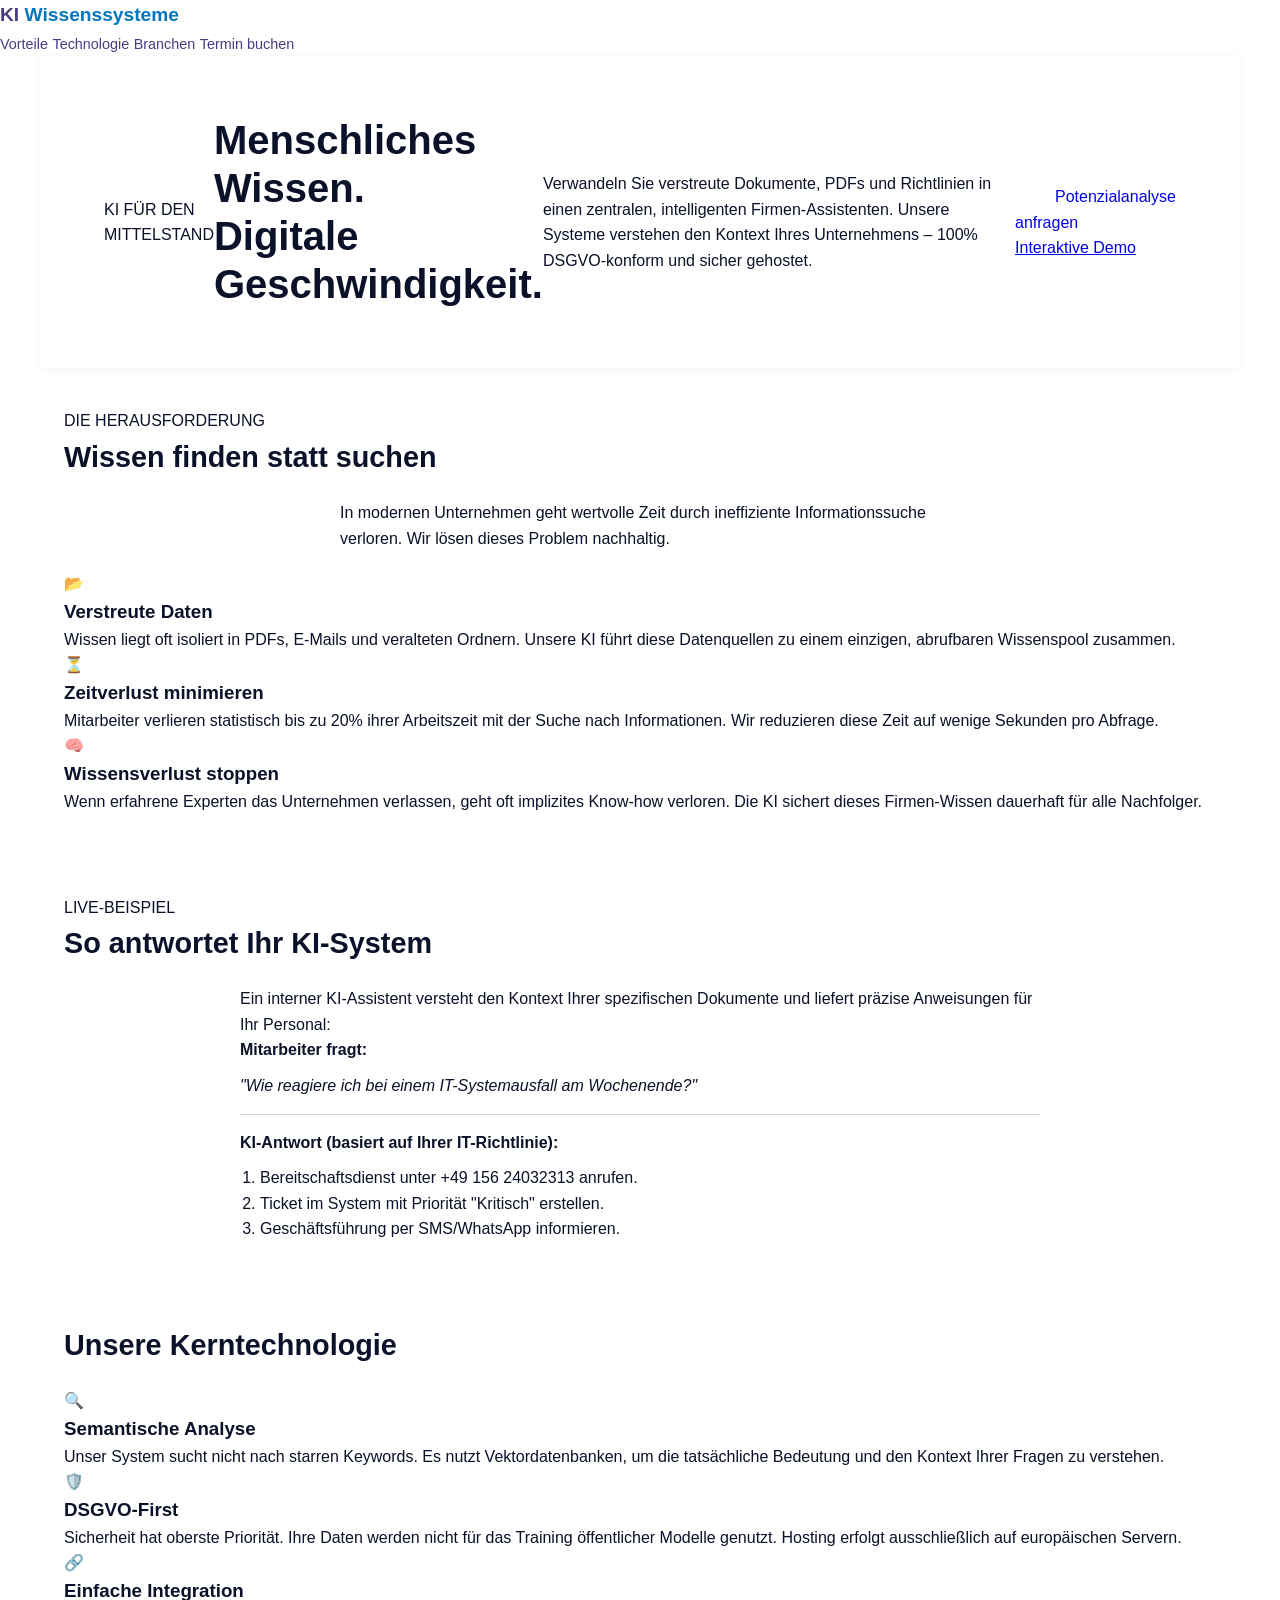
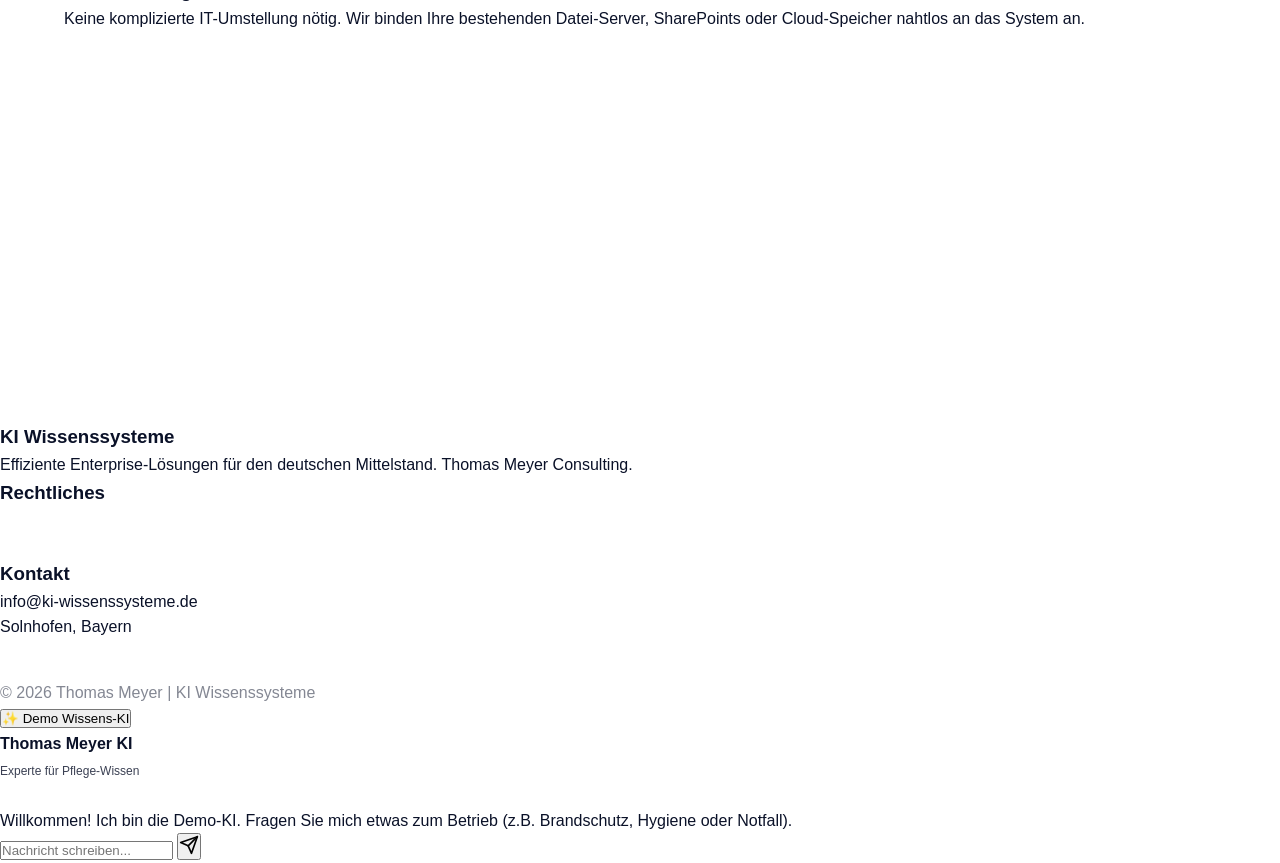
<file: index.html>
<!DOCTYPE html>
<html lang="de">
<head>
    <meta charset="UTF-8">
    <meta name="viewport" content="width=device-width, initial-scale=1">
    <title>KI Wissenssysteme | Thomas Meyer – Menschliches Wissen. Digitale Geschwindigkeit.</title>
    <meta name="description" content="DSGVO-konforme interne KI-Assistenten für den Mittelstand. Verwandeln Sie PDFs und Richtlinien in intelligente Firmen-Assistenten.">
    
    <link href="https://fonts.googleapis.com/css2?family=Plus+Jakarta+Sans:wght@300;400;600;800&display=swap" rel="stylesheet">
    <link rel="stylesheet" href="https://cdnjs.cloudflare.com/ajax/libs/animate.css/4.1.1/animate.min.css"/>
    <link rel="stylesheet" href="style.css">
</head>
<body>

    <nav>
        <a href="index.html" class="logo">
            <div class="logo-dot"></div>
            KI<span> Wissenssysteme</span>
        </a>
        <div class="nav-links">
            <a href="#vorteile">Vorteile</a>
            <a href="#technologie">Technologie</a>
            <a href="#branchen">Branchen</a>
            <a href="kontakt.html" class="nav-cta">Termin buchen</a>
        </div>
    </nav>

    <header class="hero animate__animated animate__fadeIn">
        <span class="badge">KI FÜR DEN MITTELSTAND</span>
        <h1>Menschliches Wissen. <br><span style="color:var(--accent)">Digitale Geschwindigkeit.</span></h1>
        <p>
            Verwandeln Sie verstreute Dokumente, PDFs und Richtlinien in einen zentralen, intelligenten Firmen-Assistenten. 
            Unsere Systeme verstehen den Kontext Ihres Unternehmens – 100% DSGVO-konform und sicher gehostet.
        </p>
        <div class="hero-btns">
            <a href="kontakt.html" class="submit-btn" style="text-decoration: none; width: auto; padding: 18px 40px;">Potenzialanalyse anfragen</a>
            <a href="#demo" class="btn-secondary">Interaktive Demo</a>
        </div>
    </header>

    <section id="vorteile" class="section">
        <div class="section-title">
            <span class="badge">DIE HERAUSFORDERUNG</span>
            <h2>Wissen finden statt suchen</h2>
            <p style="max-width: 600px; margin: 20px auto;">In modernen Unternehmen geht wertvolle Zeit durch ineffiziente Informationssuche verloren. Wir lösen dieses Problem nachhaltig.</p>
        </div>
        <div class="grid">
            <div class="card animate__animated animate__fadeInUp">
                <div class="icon-box">📂</div>
                <h3>Verstreute Daten</h3>
                <p>Wissen liegt oft isoliert in PDFs, E-Mails und veralteten Ordnern. Unsere KI führt diese Datenquellen zu einem einzigen, abrufbaren Wissenspool zusammen.</p>
            </div>
            <div class="card animate__animated animate__fadeInUp" style="animation-delay: 0.1s;">
                <div class="icon-box">⏳</div>
                <h3>Zeitverlust minimieren</h3>
                <p>Mitarbeiter verlieren statistisch bis zu 20% ihrer Arbeitszeit mit der Suche nach Informationen. Wir reduzieren diese Zeit auf wenige Sekunden pro Abfrage.</p>
            </div>
            <div class="card animate__animated animate__fadeInUp" style="animation-delay: 0.2s;">
                <div class="icon-box">🧠</div>
                <h3>Wissensverlust stoppen</h3>
                <p>Wenn erfahrene Experten das Unternehmen verlassen, geht oft implizites Know-how verloren. Die KI sichert dieses Firmen-Wissen dauerhaft für alle Nachfolger.</p>
            </div>
        </div>
    </section>

    <section id="demo" class="section" style="background: var(--soft-blue); border-radius: 60px 60px 0 0;">
        <div class="section-title">
            <span class="badge">LIVE-BEISPIEL</span>
            <h2>So antwortet Ihr KI-System</h2>
        </div>
        <div class="card animate__animated animate__fadeIn" style="max-width: 800px; margin: 0 auto;">
            <p>Ein interner KI-Assistent versteht den Kontext Ihrer spezifischen Dokumente und liefert präzise Anweisungen für Ihr Personal:</p>
            <div class="demo-box">
                <p style="color:var(--accent); font-weight:800; margin-bottom:10px;">Mitarbeiter fragt:</p>
                <p><em>"Wie reagiere ich bei einem IT-Systemausfall am Wochenende?"</em></p>
                <hr style="margin:15px 0; border:0; border-top:1px solid #cbd5e1;">
                <p style="color:var(--primary); font-weight:800; margin-bottom:10px;">KI-Antwort (basiert auf Ihrer IT-Richtlinie):</p>
                <ol style="margin-left:20px;">
                    <li>Bereitschaftsdienst unter +49 156 24032313 anrufen.</li>
                    <li>Ticket im System mit Priorität "Kritisch" erstellen.</li>
                    <li>Geschäftsführung per SMS/WhatsApp informieren.</li>
                </ol>
            </div>
        </div>
    </section>

    <section id="technologie" class="section">
        <div class="section-title">
            <h2>Unsere Kerntechnologie</h2>
        </div>
        <div class="grid">
            <div class="card">
                <div class="icon-box">🔍</div>
                <h3>Semantische Analyse</h3>
                <p>Unser System sucht nicht nach starren Keywords. Es nutzt Vektordatenbanken, um die tatsächliche Bedeutung und den Kontext Ihrer Fragen zu verstehen.</p>
            </div>
            <div class="card">
                <div class="icon-box">🛡️</div>
                <h3>DSGVO-First</h3>
                <p>Sicherheit hat oberste Priorität. Ihre Daten werden nicht für das Training öffentlicher Modelle genutzt. Hosting erfolgt ausschließlich auf europäischen Servern.</p>
            </div>
            <div class="card">
                <div class="icon-box">🔗</div>
                <h3>Einfache Integration</h3>
                <p>Keine komplizierte IT-Umstellung nötig. Wir binden Ihre bestehenden Datei-Server, SharePoints oder Cloud-Speicher nahtlos an das System an.</p>
            </div>
        </div>
    </section>

    <section id="branchen" class="section" style="background: var(--primary); color: white; border-radius: 60px;">
        <div class="section-title">
            <h2 style="color: white;">Maßgeschneidert für Branchen</h2>
        </div>
        <div class="grid">
            <div class="card" style="background: rgba(255,255,255,0.05); border: 1px solid rgba(255,255,255,0.1);">
                <span class="badge" style="background: var(--accent); color: white;">PFLEGE</span>
                <p style="color: white; margin-top:15px;">Sofortiger Zugriff auf Pflegehandbücher, Sturzprotokolle und Brandschutzvorschriften direkt am Patientenbett.</p>
            </div>
            <div class="card" style="background: rgba(255,255,255,0.05); border: 1px solid rgba(255,255,255,0.1);">
                <span class="badge" style="background: var(--accent); color: white;">INDUSTRIE</span>
                <p style="color: white; margin-top:15px;">Maschinen-Wartungsintervalle und technische Dokumentationen für Techniker sofort per Chat abrufbar.</p>
            </div>
            <div class="card" style="background: rgba(255,255,255,0.05); border: 1px solid rgba(255,255,255,0.1);">
                <span class="badge" style="background: var(--accent); color: white;">KANZLEIEN</span>
                <p style="color: white; margin-top:15px;">Schnellrecherche in tausenden Dokumenten, Verträgen und Prozesshandbüchern mit Quellenangabe.</p>
            </div>
        </div>
    </section>

    <footer>
        <div class="footer-grid">
            <div>
                <h3>KI Wissenssysteme</h3>
                <p>Effiziente Enterprise-Lösungen für den deutschen Mittelstand. Thomas Meyer Consulting.</p>
            </div>
            <div>
                <h3>Rechtliches</h3>
                <p><a href="impressum.html" style="color:white; text-decoration:none;">Impressum</a></p>
                <p><a href="datenschutz.html" style="color:white; text-decoration:none;">Datenschutz</a></p>
            </div>
            <div>
                <h3>Kontakt</h3>
                <p>info@ki-wissenssysteme.de</p>
                <p>Solnhofen, Bayern</p>
            </div>
        </div>
        <p style="margin-top: 40px; opacity: 0.5;">© 2026 Thomas Meyer | KI Wissenssysteme</p>
    </footer>

    <button id="ki-chat-button">
        <span id="chat-icon">✨</span> Demo Wissens-KI
    </button>

    <div id="ki-chat-box">
        <div id="ki-chat-header">
            <div>
                <div style="font-weight: 800; font-size: 16px;">Thomas Meyer KI</div>
                <div class="bot-status">
                    <div class="status-dot"></div>
                    <span style="opacity: 0.8; font-size: 12px;">Experte für Pflege-Wissen</span>
                </div>
            </div>
            <button onclick="toggleChat()" style="background:none; border:none; color:white; cursor:pointer; font-size:20px;">×</button>
        </div>
        <div id="ki-chat-messages">
            <div class="ki-bubble bot-bubble">
                Willkommen! Ich bin die Demo-KI. Fragen Sie mich etwas zum Betrieb (z.B. Brandschutz, Hygiene oder Notfall).
            </div>
        </div>
        <div id="typing-indicator" class="ki-bubble bot-bubble typing">
            <span class="dot"></span> <span class="dot"></span> <span class="dot"></span>
        </div>
        <div id="ki-chat-input-area">
            <input type="text" id="ki-user-input" placeholder="Nachricht schreiben..." onkeypress="handleKeyPress(event)">
            <button class="send-btn" onclick="sendMessage()">
                <svg width="20" height="20" viewBox="0 0 24 24" fill="none" stroke="currentColor" stroke-width="2" stroke-linecap="round" stroke-linejoin="round"><line x1="22" y1="2" x2="11" y2="13"></line><polygon points="22 2 15 22 11 13 2 9 22 2"></polygon></svg>
            </button>
        </div>
    </div>

    <script>
        const knowledge = {
            "sturz": "Sicherheit geht vor: 1. Bewohner stabilisieren, 2. Vitalwerte prüfen, 3. Pflegeleitung informieren, 4. Sturzprotokoll im System hinterlegen.",
            "brandschutz": "Im Brandfall: Ruhe bewahren. Alarm 112 auslösen. Bewohner evakuieren (Sammelplatz West). Keine Aufzüge benutzen!",
            "hygiene": "Hygiene rettet Leben: Bitte nutzen Sie die Desinfektionsspender vor und nach jedem Zimmerbesuch.",
            "notfall": "Rufen Sie sofort die 112. Parallel ist die interne Notruf-Taste im Dienstzimmer zu drücken."
        };

        function toggleChat() {
            const chatBox = document.getElementById("ki-chat-box");
            chatBox.style.display = chatBox.style.display === "flex" ? "none" : "flex";
        }

        function handleKeyPress(e) { if (e.key === 'Enter') sendMessage(); }

        function sendMessage() {
            const input = document.getElementById("ki-user-input");
            const text = input.value.trim().toLowerCase();
            if (!text) return;

            addMessage(input.value, "user");
            input.value = "";
            const typing = document.getElementById("typing-indicator");
            typing.style.display = "block";
            const messagesDiv = document.getElementById("ki-chat-messages");
            messagesDiv.scrollTop = messagesDiv.scrollHeight;

            setTimeout(() => {
                typing.style.display = "none";
                let response = "Dazu habe ich in dieser Demo noch keine Information. Wollen wir ein System für Ihre Unterlagen bauen?";
                for (let key in knowledge) {
                    if (text.includes(key)) { response = knowledge[key]; break; }
                }
                addMessage(response, "bot");
            }, 1200);
        }

        function addMessage(text, sender) {
            const messages = document.getElementById("ki-chat-messages");
            const div = document.createElement("div");
            div.className = "ki-bubble " + (sender === "user" ? "user-bubble" : "bot-bubble");
            div.innerHTML = text;
            messages.appendChild(div);
            messages.scrollTop = messages.scrollHeight;
        }
    </script>
</body>
</html>
</file>
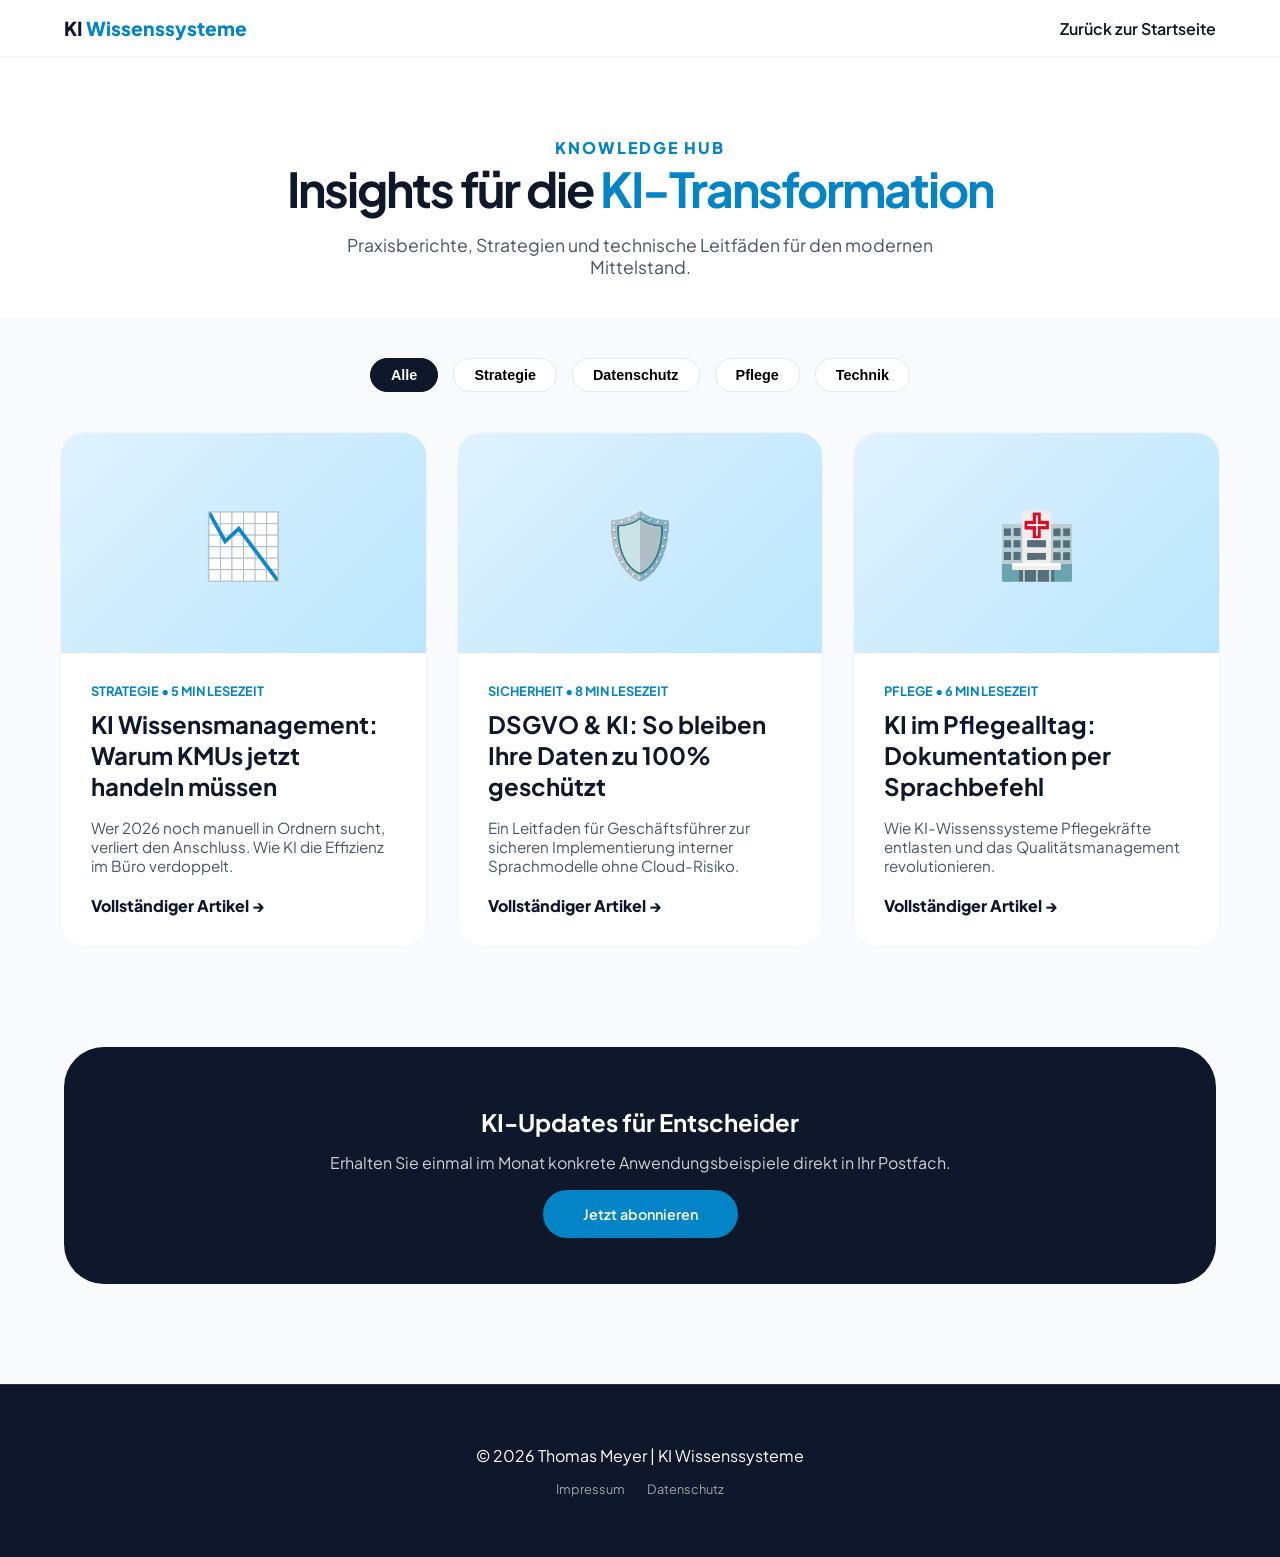
<file: blog.html>
<!DOCTYPE html>
<html lang="de">
<head>
    <meta charset="UTF-8">
    <meta name="viewport" content="width=device-width, initial-scale=1">
    <title>Blog | KI Wissenssysteme - Insights für den Mittelstand</title>
    <meta name="description" content="Erfahren Sie alles über KI-Implementierung, DSGVO-Sicherheit und Wissensmanagement für KMU. Experten-Beiträge von Thomas Meyer.">
    
    <link href="https://fonts.googleapis.com/css2?family=Plus+Jakarta+Sans:wght@300;400;600;800&display=swap" rel="stylesheet">
    <link rel="stylesheet" href="https://cdnjs.cloudflare.com/ajax/libs/animate.css/4.1.1/animate.min.css"/>

    <style>
        :root {
            --primary: #0f172a;
            --accent: #0284c7;
            --text: #475569;
            --bg: #f8fafc;
            --white: #ffffff;
            --transition: all 0.4s cubic-bezier(0.23, 1, 0.32, 1);
        }

        * { margin:0; padding:0; box-sizing:border-box; }
        body { font-family: 'Plus Jakarta Sans', sans-serif; background: var(--bg); color: var(--text); }

        /* Navigation (identisch zur Hauptseite für Konsistenz) */
        nav {
            background: rgba(255, 255, 255, 0.9);
            backdrop-filter: blur(15px);
            padding: 1rem 5%;
            display: flex;
            justify-content: space-between;
            align-items: center;
            position: sticky;
            top: 0; z-index: 1000;
            border-bottom: 1px solid rgba(0,0,0,0.05);
        }

        .logo { font-weight: 800; font-size: 1.2rem; color: var(--primary); text-decoration: none; }
        .logo span { color: var(--accent); }

        /* Blog Header */
        .blog-header {
            padding: 80px 5% 40px;
            text-align: center;
            background: var(--white);
        }

        .blog-header h1 { font-size: 3rem; color: var(--primary); letter-spacing: -2px; margin-bottom: 15px; }
        .blog-header p { max-width: 600px; margin: 0 auto; font-size: 1.1rem; }

        /* Filter / Kategorien */
        .categories {
            display: flex;
            justify-content: center;
            gap: 15px;
            margin: 40px 0;
            flex-wrap: wrap;
        }

        .cat-btn {
            padding: 8px 20px;
            border-radius: 50px;
            border: 1px solid #e2e8f0;
            background: var(--white);
            cursor: pointer;
            font-weight: 600;
            font-size: 0.9rem;
            transition: var(--transition);
        }

        .cat-btn:hover, .cat-btn.active {
            background: var(--primary);
            color: var(--white);
            border-color: var(--primary);
        }

        /* Blog Grid */
        .blog-container {
            max-width: 1200px;
            margin: 0 auto 100px;
            padding: 0 20px;
            display: grid;
            grid-template-columns: repeat(auto-fit, minmax(350px, 1fr));
            gap: 30px;
        }

        .post-card {
            background: var(--white);
            border-radius: 24px;
            overflow: hidden;
            border: 1px solid #f1f5f9;
            transition: var(--transition);
            display: flex;
            flex-direction: column;
        }

        .post-card:hover {
            transform: translateY(-10px);
            box-shadow: 0 20px 40px rgba(0,0,0,0.05);
            border-color: var(--accent);
        }

        .post-img {
            height: 220px;
            background: linear-gradient(135deg, #e0f2fe 0%, #bae6fd 100%);
            display: flex;
            align-items: center;
            justify-content: center;
            font-size: 4rem;
        }

        .post-content { padding: 30px; flex-grow: 1; }
        .post-meta { font-size: 0.8rem; font-weight: 700; color: var(--accent); text-transform: uppercase; margin-bottom: 10px; }
        .post-title { font-size: 1.5rem; color: var(--primary); margin-bottom: 15px; line-height: 1.3; }
        .post-excerpt { font-size: 0.95rem; margin-bottom: 20px; }

        .read-more {
            font-weight: 800;
            color: var(--primary);
            text-decoration: none;
            display: inline-flex;
            align-items: center;
            gap: 8px;
            transition: var(--transition);
        }

        .read-more:hover { color: var(--accent); gap: 12px; }

        /* Newsletter Box */
        .newsletter {
            background: var(--primary);
            color: var(--white);
            padding: 60px 5%;
            border-radius: 40px;
            text-align: center;
            margin: 0 5% 100px;
        }

        footer { background: var(--primary); color: white; padding: 60px 5%; text-align: center; border-top: 1px solid rgba(255,255,255,0.1); }

        @media (max-width: 768px) {
            .blog-header h1 { font-size: 2.2rem; }
        }
    </style>
</head>
<body>

    <nav>
        <a href="index.html" class="logo">KI<span> Wissenssysteme</span></a>
        <div style="display: flex; gap: 20px;">
            <a href="index.html" style="text-decoration:none; color:var(--primary); font-weight:600;">Zurück zur Startseite</a>
        </div>
    </nav>

    <header class="blog-header animate__animated animate__fadeIn">
        <span style="color:var(--accent); font-weight:800; text-transform:uppercase; letter-spacing:2px;">Knowledge Hub</span>
        <h1>Insights für die <span style="color:var(--accent)">KI-Transformation</span></h1>
        <p>Praxisberichte, Strategien und technische Leitfäden für den modernen Mittelstand.</p>
    </header>

    <div class="categories animate__animated animate__fadeIn animate__delay-1s">
        <button class="cat-btn active">Alle</button>
        <button class="cat-btn">Strategie</button>
        <button class="cat-btn">Datenschutz</button>
        <button class="cat-btn">Pflege</button>
        <button class="cat-btn">Technik</button>
    </div>

    <main class="blog-container">
        
        <article class="post-card animate__animated animate__fadeInUp">
            <div class="post-img">📉</div>
            <div class="post-content">
                <div class="post-meta">Strategie • 5 Min Lesezeit</div>
                <h2 class="post-title">KI Wissensmanagement: Warum KMUs jetzt handeln müssen</h2>
                <p class="post-excerpt">Wer 2026 noch manuell in Ordnern sucht, verliert den Anschluss. Wie KI die Effizienz im Büro verdoppelt.</p>
                <a href="ki-wissensmanagement-kmu-vorteile.html" class="read-more">Vollständiger Artikel →</a>
            </div>
        </article>

        <article class="post-card animate__animated animate__fadeInUp animate__delay-1s">
            <div class="post-img">🛡️</div>
            <div class="post-content">
                <div class="post-meta">Sicherheit • 8 Min Lesezeit</div>
                <h2 class="post-title">DSGVO & KI: So bleiben Ihre Daten zu 100% geschützt</h2>
                <p class="post-excerpt">Ein Leitfaden für Geschäftsführer zur sicheren Implementierung interner Sprachmodelle ohne Cloud-Risiko.</p>
                <a href="dsgvo-konforme-ki-systeme-unternehmen.html" class="read-more">Vollständiger Artikel →</a>
            </div>
        </article>

        <article class="post-card animate__animated animate__fadeInUp animate__delay-2s">
            <div class="post-img">🏥</div>
            <div class="post-content">
                <div class="post-meta">Pflege • 6 Min Lesezeit</div>
                <h2 class="post-title">KI im Pflegealltag: Dokumentation per Sprachbefehl</h2>
                <p class="post-excerpt">Wie KI-Wissenssysteme Pflegekräfte entlasten und das Qualitätsmanagement revolutionieren.</p>
                <a href="ki-assistent-pflege-effizienz-steigern.html" class="read-more">Vollständiger Artikel →</a>
            </div>
        </article>

    </main>

    <section class="newsletter">
        <h2>KI-Updates für Entscheider</h2>
        <p style="margin: 15px 0 30px; opacity: 0.8;">Erhalten Sie einmal im Monat konkrete Anwendungsbeispiele direkt in Ihr Postfach.</p>
        <a href="mailto:newsletter@ki-wissenssysteme.de" class="cat-btn" style="background:var(--accent); border:none; color:white; padding:15px 40px; text-decoration:none;">Jetzt abonnieren</a>
    </section>

    <footer>
        <p>© 2026 Thomas Meyer | KI Wissenssysteme</p>
        <div style="margin-top:15px; font-size:0.8rem; opacity:0.6;">
            <a href="#" style="color:white; text-decoration:none; margin:0 10px;">Impressum</a>
            <a href="#" style="color:white; text-decoration:none; margin:0 10px;">Datenschutz</a>
        </div>
    </footer>

</body>
</html>
</file>
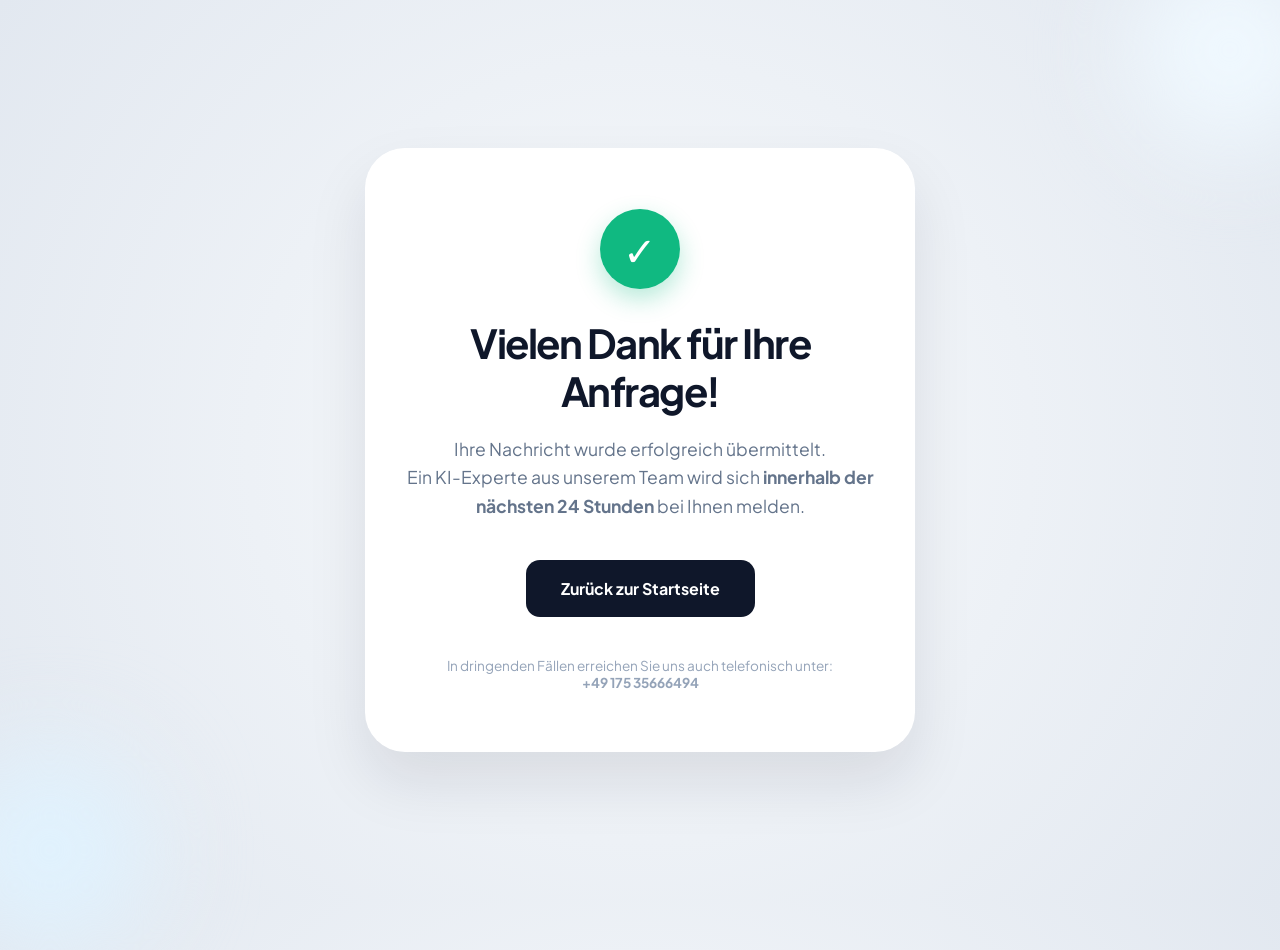
<file: danke.html>
<!DOCTYPE html>
<html lang="de">
<head>
    <meta charset="UTF-8">
    <meta name="viewport" content="width=device-width, initial-scale=1">
    <title>Vielen Dank | KI Wissenssysteme</title>
    <meta name="robots" content="noindex"> <link href="https://fonts.googleapis.com/css2?family=Plus+Jakarta+Sans:wght@300;400;600;800&display=swap" rel="stylesheet">
    <link rel="stylesheet" href="https://cdnjs.cloudflare.com/ajax/libs/animate.css/4.1.1/animate.min.css"/>

    <style>
        :root {
            --primary: #0f172a;
            --accent: #0284c7;
            --soft-blue: #f0f9ff;
            --text-main: #334155;
            --white: #ffffff;
            --transition: all 0.4s cubic-bezier(0.23, 1, 0.32, 1);
        }

        * { margin:0; padding:0; box-sizing:border-box; }
        body { 
            font-family: 'Plus Jakarta Sans', sans-serif; 
            background: radial-gradient(circle at center, #f8fafc 0%, #e2e8f0 100%);
            color: var(--text-main); 
            height: 100vh;
            display: flex;
            align-items: center;
            justify-content: center;
            text-align: center;
            overflow: hidden;
        }

        .success-card {
            background: var(--white);
            padding: 60px 40px;
            border-radius: 40px;
            box-shadow: 0 30px 60px rgba(15, 23, 42, 0.1);
            max-width: 550px;
            width: 90%;
            border: 1px solid rgba(255, 255, 255, 0.8);
            position: relative;
        }

        .icon-check {
            width: 80px;
            height: 80px;
            background: #10b981; /* Success Green */
            color: white;
            border-radius: 50%;
            display: flex;
            align-items: center;
            justify-content: center;
            font-size: 2.5rem;
            margin: 0 auto 30px;
            box-shadow: 0 10px 25px rgba(16, 185, 129, 0.3);
        }

        h1 {
            font-size: 2.5rem;
            color: var(--primary);
            margin-bottom: 20px;
            letter-spacing: -1.5px;
            line-height: 1.2;
        }

        p {
            font-size: 1.1rem;
            color: #64748b;
            margin-bottom: 40px;
            line-height: 1.6;
        }

        .btn-home {
            display: inline-flex;
            align-items: center;
            padding: 18px 35px;
            background: var(--primary);
            color: white;
            text-decoration: none;
            border-radius: 14px;
            font-weight: 700;
            transition: var(--transition);
        }

        .btn-home:hover {
            background: var(--accent);
            transform: translateY(-3px);
            box-shadow: 0 15px 30px rgba(2, 132, 199, 0.3);
        }

        .footer-note {
            margin-top: 40px;
            font-size: 0.85rem;
            color: #94a3b8;
        }

        /* Dekorative Elemente */
        .blob {
            position: absolute;
            width: 200px;
            height: 200px;
            background: var(--soft-blue);
            filter: blur(50px);
            z-index: -1;
            border-radius: 50%;
        }
    </style>
</head>
<body>

    <div class="blob" style="top: -50px; right: -50px;"></div>
    <div class="blob" style="bottom: -50px; left: -50px; background: #e0f2fe;"></div>

    <main class="success-card animate__animated animate__zoomIn">
        <div class="icon-check animate__animated animate__bounceIn animate__delay-1s">
            ✓
        </div>
        
        <h1>Vielen Dank für Ihre Anfrage!</h1>
        
        <p>
            Ihre Nachricht wurde erfolgreich übermittelt. <br>
            Ein KI-Experte aus unserem Team wird sich <strong>innerhalb der nächsten 24 Stunden</strong> bei Ihnen melden.
        </p>

        <a href="index.html" class="btn-home">
            Zurück zur Startseite
        </a>

        <div class="footer-note">
            In dringenden Fällen erreichen Sie uns auch telefonisch unter:<br>
            <strong>+49 175 35666494</strong>
        </div>
    </main>

</body>
</html>
</file>
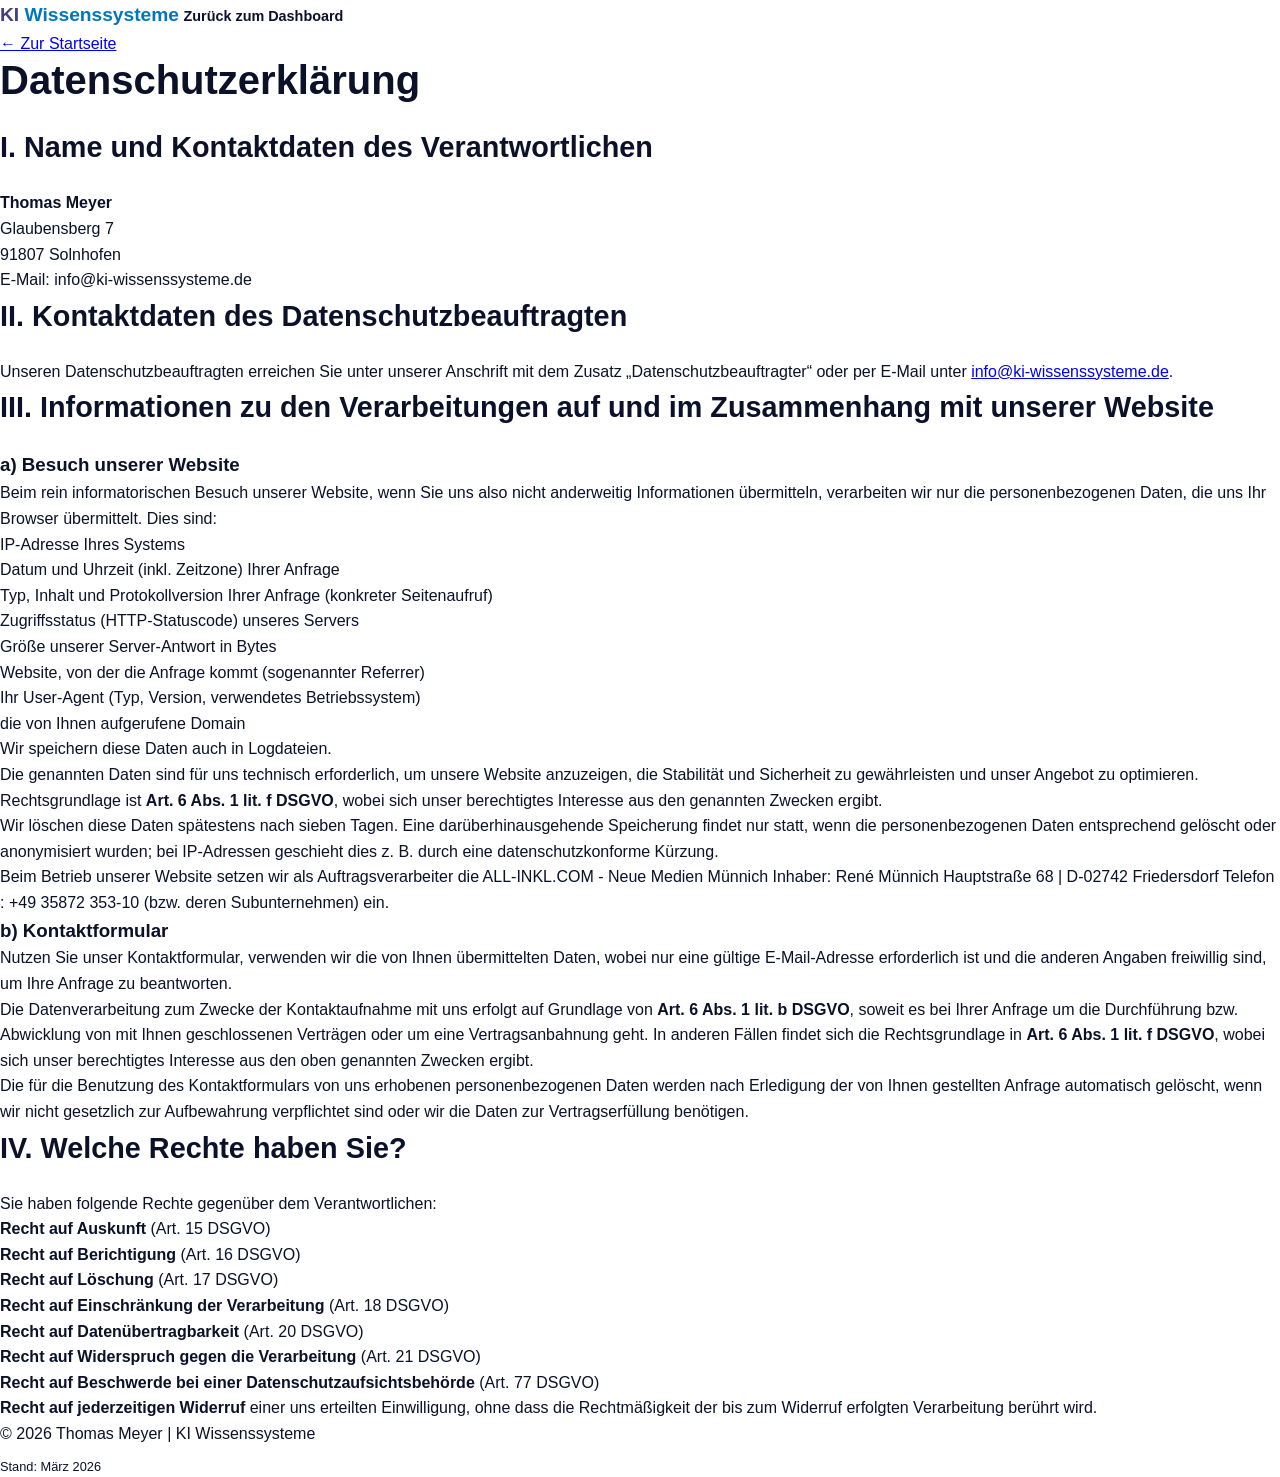
<file: datenschutzerklaerung.html>
<!DOCTYPE html>
<html lang="de">
<head>
    <meta charset="UTF-8">
    <meta name="viewport" content="width=device-width, initial-scale=1">
    <title>Datenschutzerklärung | KI Wissenssysteme Thomas Meyer</title>
    <meta name="robots" content="noindex, follow">
    
    <link href="https://fonts.googleapis.com/css2?family=Plus+Jakarta+Sans:wght@300;400;600;800&display=swap" rel="stylesheet">
    <link rel="stylesheet" href="https://cdnjs.cloudflare.com/ajax/libs/animate.css/4.1.1/animate.min.css"/>
<link rel="stylesheet" href="style.css">
    

</head>
<body>

    <nav>
        <a href="index.html" class="logo">KI<span> Wissenssysteme</span></a>
        <a href="index.html" style="text-decoration:none; color:var(--primary); font-weight:600;">Zurück zum Dashboard</a>
    </nav>

    <main class="legal-container animate__animated animate__fadeIn">
        <a href="index.html" class="btn-back">← Zur Startseite</a>
        <h1>Datenschutzerklärung</h1>

        <section>
            <h2>I. Name und Kontaktdaten des Verantwortlichen</h2>
            <div class="contact-box">
                <strong>Thomas Meyer</strong><br>
                Glaubensberg 7<br>
                91807 Solnhofen<br>
                E-Mail: <a href="mailto:info@ki-wissenssysteme.de" style="color:var(--accent); text-decoration:none;">info@ki-wissenssysteme.de</a>
            </div>
        </section>

        <section>
            <h2>II. Kontaktdaten des Datenschutzbeauftragten</h2>
            <p>Unseren Datenschutzbeauftragten erreichen Sie unter unserer Anschrift mit dem Zusatz „Datenschutzbeauftragter“ oder per E-Mail unter <a href="mailto:info@ki-wissenssysteme.de">info@ki-wissenssysteme.de</a>.</p>
        </section>

        <section>
            <h2>III. Informationen zu den Verarbeitungen auf und im Zusammenhang mit unserer Website</h2>
            
            <h3>a) Besuch unserer Website</h3>
            <p>Beim rein informatorischen Besuch unserer Website, wenn Sie uns also nicht anderweitig Informationen übermitteln, verarbeiten wir nur die personenbezogenen Daten, die uns Ihr Browser übermittelt. Dies sind:</p>
            <ul>
                <li>IP-Adresse Ihres Systems</li>
                <li>Datum und Uhrzeit (inkl. Zeitzone) Ihrer Anfrage</li>
                <li>Typ, Inhalt und Protokollversion Ihrer Anfrage (konkreter Seitenaufruf)</li>
                <li>Zugriffsstatus (HTTP-Statuscode) unseres Servers</li>
                <li>Größe unserer Server-Antwort in Bytes</li>
                <li>Website, von der die Anfrage kommt (sogenannter Referrer)</li>
                <li>Ihr User-Agent (Typ, Version, verwendetes Betriebssystem)</li>
                <li>die von Ihnen aufgerufene Domain</li>
            </ul>
            <p>Wir speichern diese Daten auch in Logdateien.</p>
            <p>Die genannten Daten sind für uns technisch erforderlich, um unsere Website anzuzeigen, die Stabilität und Sicherheit zu gewährleisten und unser Angebot zu optimieren. Rechtsgrundlage ist <strong>Art. 6 Abs. 1 lit. f DSGVO</strong>, wobei sich unser berechtigtes Interesse aus den genannten Zwecken ergibt.</p>
            <p>Wir löschen diese Daten spätestens nach sieben Tagen. Eine darüberhinausgehende Speicherung findet nur statt, wenn die personenbezogenen Daten entsprechend gelöscht oder anonymisiert wurden; bei IP-Adressen geschieht dies z. B. durch eine datenschutzkonforme Kürzung.</p>
            <p>Beim Betrieb unserer Website setzen wir als Auftragsverarbeiter die  ALL-INKL.COM - Neue Medien Münnich
Inhaber: René Münnich
Hauptstraße 68 | D-02742 Friedersdorf

Telefon : +49 35872 353-10 (bzw. deren Subunternehmen) ein.</p>

            <h3>b) Kontaktformular</h3>
            <p>Nutzen Sie unser Kontaktformular, verwenden wir die von Ihnen übermittelten Daten, wobei nur eine gültige E-Mail-Adresse erforderlich ist und die anderen Angaben freiwillig sind, um Ihre Anfrage zu beantworten.</p>
            <p>Die Datenverarbeitung zum Zwecke der Kontaktaufnahme mit uns erfolgt auf Grundlage von <strong>Art. 6 Abs. 1 lit. b DSGVO</strong>, soweit es bei Ihrer Anfrage um die Durchführung bzw. Abwicklung von mit Ihnen geschlossenen Verträgen oder um eine Vertragsanbahnung geht. In anderen Fällen findet sich die Rechtsgrundlage in <strong>Art. 6 Abs. 1 lit. f DSGVO</strong>, wobei sich unser berechtigtes Interesse aus den oben genannten Zwecken ergibt.</p>
            <p>Die für die Benutzung des Kontaktformulars von uns erhobenen personenbezogenen Daten werden nach Erledigung der von Ihnen gestellten Anfrage automatisch gelöscht, wenn wir nicht gesetzlich zur Aufbewahrung verpflichtet sind oder wir die Daten zur Vertragserfüllung benötigen.</p>
        </section>

        <section>
            <h2>IV. Welche Rechte haben Sie?</h2>
            <p>Sie haben folgende Rechte gegenüber dem Verantwortlichen:</p>
            <ul>
                <li><strong>Recht auf Auskunft</strong> (Art. 15 DSGVO)</li>
                <li><strong>Recht auf Berichtigung</strong> (Art. 16 DSGVO)</li>
                <li><strong>Recht auf Löschung</strong> (Art. 17 DSGVO)</li>
                <li><strong>Recht auf Einschränkung der Verarbeitung</strong> (Art. 18 DSGVO)</li>
                <li><strong>Recht auf Datenübertragbarkeit</strong> (Art. 20 DSGVO)</li>
                <li><strong>Recht auf Widerspruch gegen die Verarbeitung</strong> (Art. 21 DSGVO)</li>
                <li><strong>Recht auf Beschwerde bei einer Datenschutzaufsichtsbehörde</strong> (Art. 77 DSGVO)</li>
                <li><strong>Recht auf jederzeitigen Widerruf</strong> einer uns erteilten Einwilligung, ohne dass die Rechtmäßigkeit der bis zum Widerruf erfolgten Verarbeitung berührt wird.</li>
            </ul>
        </section>
    </main>

    <footer>
        <p>© 2026 Thomas Meyer | KI Wissenssysteme</p>
        <p style="margin-top: 10px; font-size: 0.8rem;">Stand: März 2026</p>
    </footer>

</body>
</html>
</file>
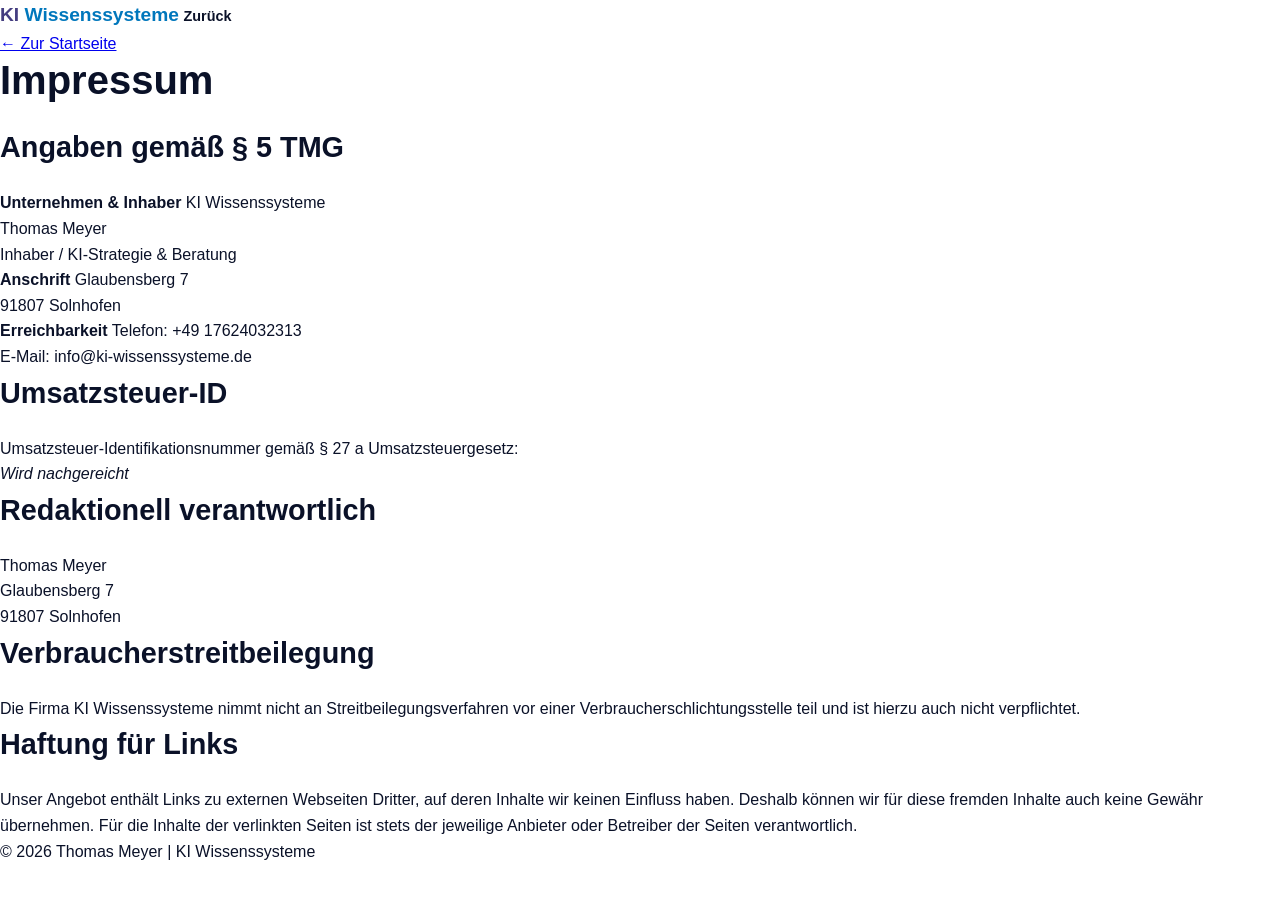
<file: impressum.html>
<!DOCTYPE html>
<html lang="de">
<head>
    <meta charset="UTF-8">
    <meta name="viewport" content="width=device-width, initial-scale=1">
    <title>Impressum | KI Wissenssysteme Thomas Meyer</title>
    <meta name="robots" content="noindex, follow">
    
    <link href="https://fonts.googleapis.com/css2?family=Plus+Jakarta+Sans:wght@300;400;600;800&display=swap" rel="stylesheet">
    <link rel="stylesheet" href="https://cdnjs.cloudflare.com/ajax/libs/animate.css/4.1.1/animate.min.css"/>

    <link rel="stylesheet" href="style.css">

    
</head>
<body>

    <nav>
        <a href="index.html" class="logo">KI<span> Wissenssysteme</span></a>
        <a href="index.html" style="text-decoration:none; color:var(--primary); font-weight:600;">Zurück</a>
    </nav>

    <main class="legal-container animate__animated animate__fadeIn">
        <a href="index.html" class="btn-back">← Zur Startseite</a>
        <h1>Impressum</h1>

        <section>
            <h2>Angaben gemäß § 5 TMG</h2>
            <div class="contact-grid">
                <div class="info-card">
                    <strong>Unternehmen & Inhaber</strong>
                    KI Wissenssysteme<br>
                    Thomas Meyer<br>
                    Inhaber / KI-Strategie & Beratung
                </div>
                <div class="info-card">
                    <strong>Anschrift</strong>
                    Glaubensberg 7<br>
                    91807 Solnhofen
                </div>
                <div class="info-card">
                    <strong>Erreichbarkeit</strong>
                    Telefon: +49 17624032313<br>
                    E-Mail: <a href="mailto:info@ki-wissenssysteme.de" style="color:var(--accent); text-decoration:none;">info@ki-wissenssysteme.de</a>
                </div>
            </div>
        </section>

        <section>
            <h2>Umsatzsteuer-ID</h2>
            <p>Umsatzsteuer-Identifikationsnummer gemäß § 27 a Umsatzsteuergesetz:<br>
            <em>Wird nachgereicht</em></p>
        </section>

        <section>
            <h2>Redaktionell verantwortlich</h2>
            <p>Thomas Meyer<br>
            Glaubensberg 7<br>
            91807 Solnhofen</p>
        </section>

        <section>
            <h2>Verbraucherstreitbeilegung</h2>
            <p>Die Firma KI Wissenssysteme nimmt nicht an Streitbeilegungsverfahren vor einer Verbraucherschlichtungsstelle teil und ist hierzu auch nicht verpflichtet.</p>
        </section>

        <section>
            <h2>Haftung für Links</h2>
            <p>Unser Angebot enthält Links zu externen Webseiten Dritter, auf deren Inhalte wir keinen Einfluss haben. Deshalb können wir für diese fremden Inhalte auch keine Gewähr übernehmen. Für die Inhalte der verlinkten Seiten ist stets der jeweilige Anbieter oder Betreiber der Seiten verantwortlich.</p>
        </section>
    </main>

    <footer>
        <p>© 2026 Thomas Meyer | KI Wissenssysteme</p>
    </footer>

</body>
</html>
</file>
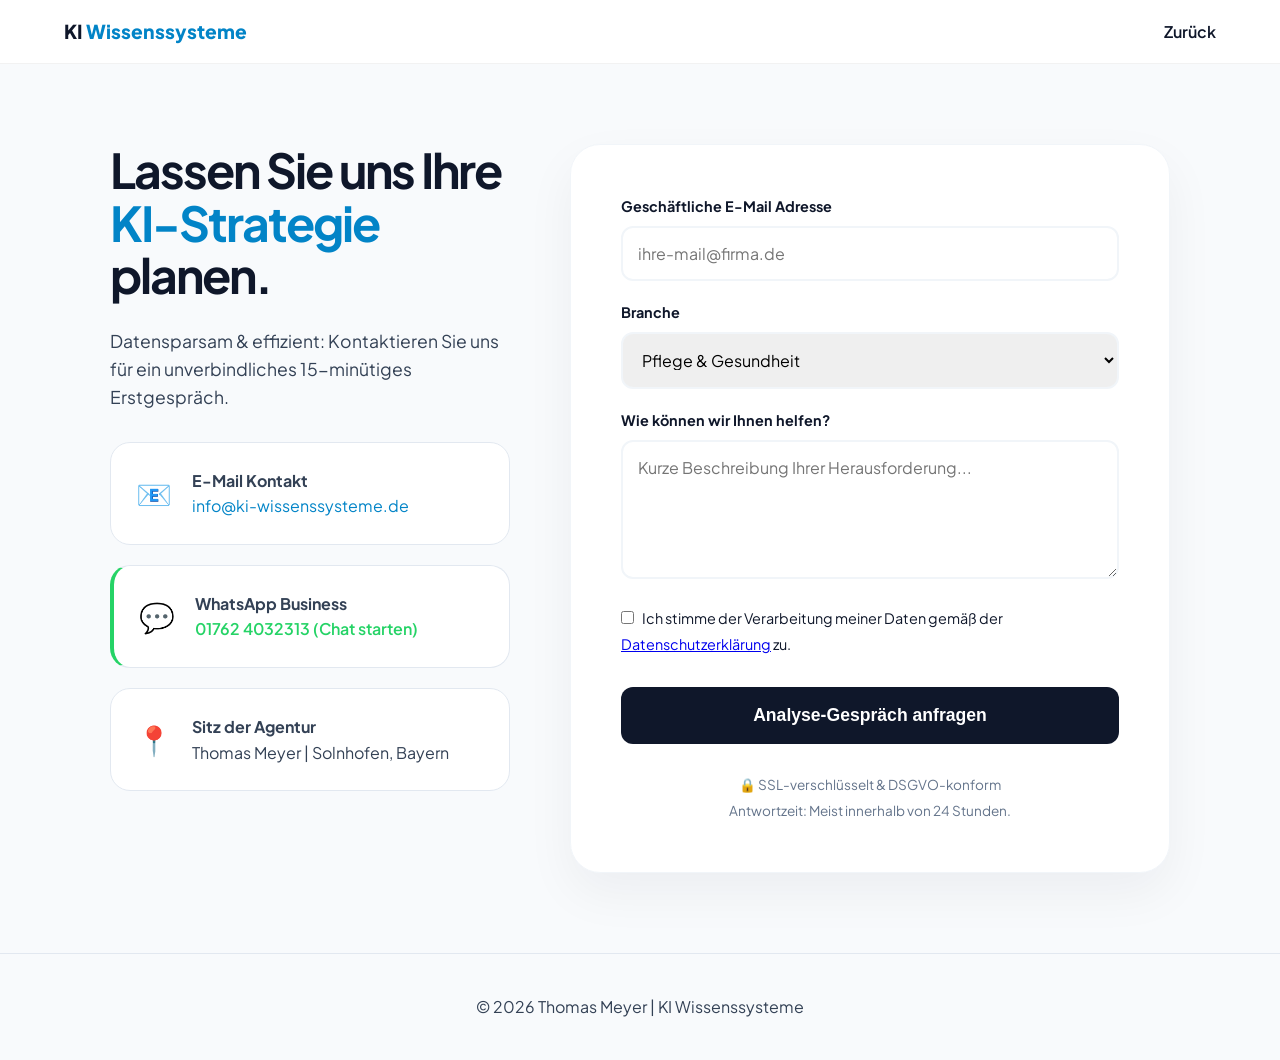
<file: kontakt.html>
<!DOCTYPE html>
<html lang="de">
<head>
    <meta charset="UTF-8">
    <meta name="viewport" content="width=device-width, initial-scale=1">
    <title>Kontakt & Beratung | KI Wissenssysteme Thomas Meyer</title>
    <meta name="description" content="Buchen Sie Ihre kostenlose KI-Potenzialanalyse. Ihr direkter Draht zu maßgeschneiderten Wissenssystemen für den Mittelstand.">
    
    <link href="https://fonts.googleapis.com/css2?family=Plus+Jakarta+Sans:wght@300;400;600;800&display=swap" rel="stylesheet">
    <link rel="stylesheet" href="https://cdnjs.cloudflare.com/ajax/libs/animate.css/4.1.1/animate.min.css"/>

    <style>
        :root {
            --primary: #0f172a;
            --accent: #0284c7;
            --whatsapp: #25d366;
            --text: #334155;
            --bg: #f8fafc;
            --white: #ffffff;
            --transition: all 0.4s cubic-bezier(0.23, 1, 0.32, 1);
        }

        * { margin:0; padding:0; box-sizing:border-box; }
        body { font-family: 'Plus Jakarta Sans', sans-serif; background: var(--bg); color: var(--text); line-height: 1.6; }

        nav {
            background: rgba(255, 255, 255, 0.9);
            backdrop-filter: blur(15px);
            padding: 1rem 5%;
            display: flex;
            justify-content: space-between;
            align-items: center;
            position: sticky;
            top: 0; z-index: 1000;
            border-bottom: 1px solid rgba(0,0,0,0.05);
        }

        .logo { font-weight: 800; font-size: 1.2rem; color: var(--primary); text-decoration: none; }
        .logo span { color: var(--accent); }

        .contact-container {
            max-width: 1100px;
            margin: 80px auto;
            padding: 0 20px;
            display: grid;
            grid-template-columns: 1fr 1.5fr;
            gap: 60px;
        }

        .contact-info h1 { font-size: 3rem; color: var(--primary); letter-spacing: -2px; line-height: 1.1; margin-bottom: 25px; }
        .contact-info p { font-size: 1.1rem; margin-bottom: 30px; }

        .info-card {
            background: var(--white);
            padding: 25px;
            border-radius: 20px;
            margin-bottom: 20px;
            border: 1px solid #e2e8f0;
            display: flex;
            align-items: center;
            gap: 20px;
            transition: var(--transition);
        }
        .info-card:hover { border-color: var(--accent); transform: translateX(10px); }
        .info-icon { font-size: 1.8rem; }

        .contact-form {
            background: var(--white);
            padding: 50px;
            border-radius: 30px;
            box-shadow: 0 20px 50px rgba(15, 23, 42, 0.05);
            border: 1px solid #f1f5f9;
        }

        .form-group { margin-bottom: 20px; }
        .form-group label { display: block; font-weight: 700; color: var(--primary); margin-bottom: 8px; font-size: 0.9rem; }
        
        .form-control {
            width: 100%;
            padding: 15px;
            border: 2px solid #f1f5f9;
            border-radius: 12px;
            font-family: inherit;
            font-size: 1rem;
            transition: var(--transition);
        }
        .form-control:focus { border-color: var(--accent); background: #f0f9ff; outline: none; }

        .submit-btn {
            width: 100%;
            padding: 18px;
            background: var(--primary);
            color: white;
            border: none;
            border-radius: 12px;
            font-weight: 800;
            font-size: 1.1rem;
            cursor: pointer;
            transition: var(--transition);
            margin-top: 10px;
        }
        .submit-btn:hover { background: var(--accent); transform: translateY(-3px); box-shadow: 0 10px 20px rgba(2, 132, 199, 0.3); }

        .trust-badge {
            margin-top: 30px;
            text-align: center;
            font-size: 0.85rem;
            color: #64748b;
            display: flex;
            flex-direction: column;
            align-items: center;
            gap: 5px;
        }

        @media (max-width: 900px) {
            .contact-container { grid-template-columns: 1fr; }
            .contact-info { text-align: center; }
            .info-card { justify-content: center; }
        }
    </style>
</head>
<body>

    <nav>
        <a href="index.html" class="logo">KI<span> Wissenssysteme</span></a>
        <a href="index.html" style="text-decoration:none; color:var(--primary); font-weight:600;">Zurück</a>
    </nav>

    <main class="contact-container animate__animated animate__fadeIn">
        
        <div class="contact-info">
            <h1>Lassen Sie uns Ihre <span style="color:var(--accent)">KI-Strategie</span> planen.</h1>
            <p>Datensparsam & effizient: Kontaktieren Sie uns für ein unverbindliches 15-minütiges Erstgespräch.</p>
            
            <div class="info-card">
                <div class="info-icon">📧</div>
                <div>
                    <strong>E-Mail Kontakt</strong><br>
                    <a href="mailto:info@ki-wissenssysteme.de" style="color:var(--accent); text-decoration:none;">info@ki-wissenssysteme.de</a>
                </div>
            </div>

            <div class="info-card" style="border-left: 4px solid var(--whatsapp);">
                <div class="info-icon">💬</div>
                <div>
                    <strong>WhatsApp Business</strong><br>
                    <a href="https://wa.me/4917624032313" target="_blank" style="color:var(--whatsapp); text-decoration:none; font-weight: 600;">01762 4032313 (Chat starten)</a>
                </div>
            </div>

            <div class="info-card">
                <div class="info-icon">📍</div>
                <div>
                    <strong>Sitz der Agentur</strong><br>
                    Thomas Meyer | Solnhofen, Bayern 
                </div>
            </div>
        </div>

        <div class="contact-form animate__animated animate__fadeInRight">

            <form action="kontakt.php" method="POST">

                <div class="form-group">
                    <label for="email">Geschäftliche E-Mail Adresse</label>
                    <input type="email" id="email" name="email" class="form-control" placeholder="ihre-mail@firma.de" required>
                </div>

                <div class="form-group">
                    <label for="branche">Branche</label>
                    <select id="branche" name="branche" class="form-control">
                        <option value="pflege">Pflege & Gesundheit</option>
                        <option value="handwerk">Handwerk & Bau</option>
                        <option value="industrie">Industrie & Produktion</option>
                        <option value="andere">Andere Dienstleistung</option>
                    </select>
                </div>

                <div class="form-group">
                    <label for="message">Wie können wir Ihnen helfen?</label>
                    <textarea id="message" name="message" class="form-control" rows="5" placeholder="Kurze Beschreibung Ihrer Herausforderung..." required></textarea>
                </div>

                <div style="display:none;">
                    <label>Website</label>
                    <input type="text" name="website">
                </div>

                <div class="form-group">
                    <input type="checkbox" name="privacy" id="privacy" required>
                    <label for="privacy" style="display:inline; font-weight: 400; margin-left: 5px;">
                        Ich stimme der Verarbeitung meiner Daten gemäß der <a href="datenschutzerklaerung.html" target="_blank">Datenschutzerklärung</a> zu.
                    </label>
                </div>

                <button type="submit" class="submit-btn">
                    Analyse-Gespräch anfragen
                </button>

                <div class="trust-badge">
                    <span>🔒 SSL-verschlüsselt & DSGVO-konform</span>
                    <span>Antwortzeit: Meist innerhalb von 24 Stunden.</span>
                </div>

            </form>
        </div>
    </main>

    <footer style="padding: 40px; text-align: center; border-top: 1px solid #e2e8f0; margin-top: 40px;">
        <p>© 2026 Thomas Meyer | KI Wissenssysteme</p>
    </footer>

</body>
</html>
</file>
<file: style.css>
/* Grundlegendes Reset & Schriftart */
:root {
    --primary-blue: #0077bc;
    --dark-navy: #0a1128;
    --text-gray: #4a4a4a;
    --light-gray: #f4f7f6;
    --white: #ffffff;
}

* {
    box-sizing: border-box;
    margin: 0;
    padding: 0;
}

body {
    font-family: 'Inter', -apple-system, sans-serif;
    line-height: 1.6;
    color: var(--dark-navy);
    background-color: var(--white);
}

/* Header & Navigation */
header {
    display: flex;
    justify-content: space-between;
    align-items: center;
    padding: 1rem 5%;
    background: var(--white);
    position: sticky;
    top: 0;
    z-index: 1000;
    box-shadow: 0 2px 10px rgba(0,0,0,0.05);
}

.logo {
    font-weight: bold;
    font-size: 1.2rem;
}

.logo span {
    color: var(--primary-blue);
}

nav ul {
    display: flex;
    list-style: none;
    gap: 20px;
}

nav a {
    text-decoration: none;
    color: #443d80; /* Violett-Ton aus Screenshot */
    font-size: 0.9rem;
}

/* Hero Section */
.hero {
    padding: 60px 5% 40px;
    max-width: 1200px;
    margin: 0 auto;
}

.kicker {
    text-transform: uppercase;
    font-size: 0.8rem;
    letter-spacing: 1px;
    color: var(--text-gray);
    margin-bottom: 10px;
}

h1 {
    font-size: 2.5rem;
    line-height: 1.2;
    margin-bottom: 20px;
}

h1 .highlight {
    color: var(--primary-blue);
    display: block;
}

.hero-text {
    font-size: 1.1rem;
    color: var(--text-gray);
    margin-bottom: 30px;
    max-width: 600px;
}

/* Buttons */
.btn-primary {
    display: inline-block;
    background-color: var(--dark-navy);
    color: white;
    padding: 15px 30px;
    border-radius: 8px;
    text-decoration: none;
    font-weight: bold;
    margin-bottom: 20px;
    transition: transform 0.2s;
}

.btn-primary:hover {
    transform: translateY(-2px);
}

.secondary-link {
    display: block;
    color: #443d80;
    text-decoration: underline;
    font-size: 0.9rem;
}

/* Sektionen & Content */
.section {
    padding: 40px 5%;
}

h2 {
    font-size: 1.8rem;
    margin-bottom: 20px;
}

.feature-box {
    margin-top: 30px;
}

/* Fixierter Demo-Button (unten rechts) */
.demo-badge {
    position: fixed;
    bottom: 20px;
    right: 20px;
    background: var(--dark-navy);
    color: white;
    padding: 12px 24px;
    border-radius: 50px;
    display: flex;
    align-items: center;
    gap: 10px;
    text-decoration: none;
    box-shadow: 0 4px 15px rgba(0,0,0,0.2);
    z-index: 9999;
}

/* Responsive Anpassungen */
@media (max-width: 768px) {
    h1 { font-size: 2rem; }
    nav { display: none; } /* Mobile Menu müsste hier ergänzt werden */
    .hero { padding-top: 40px; }
}
</file>
